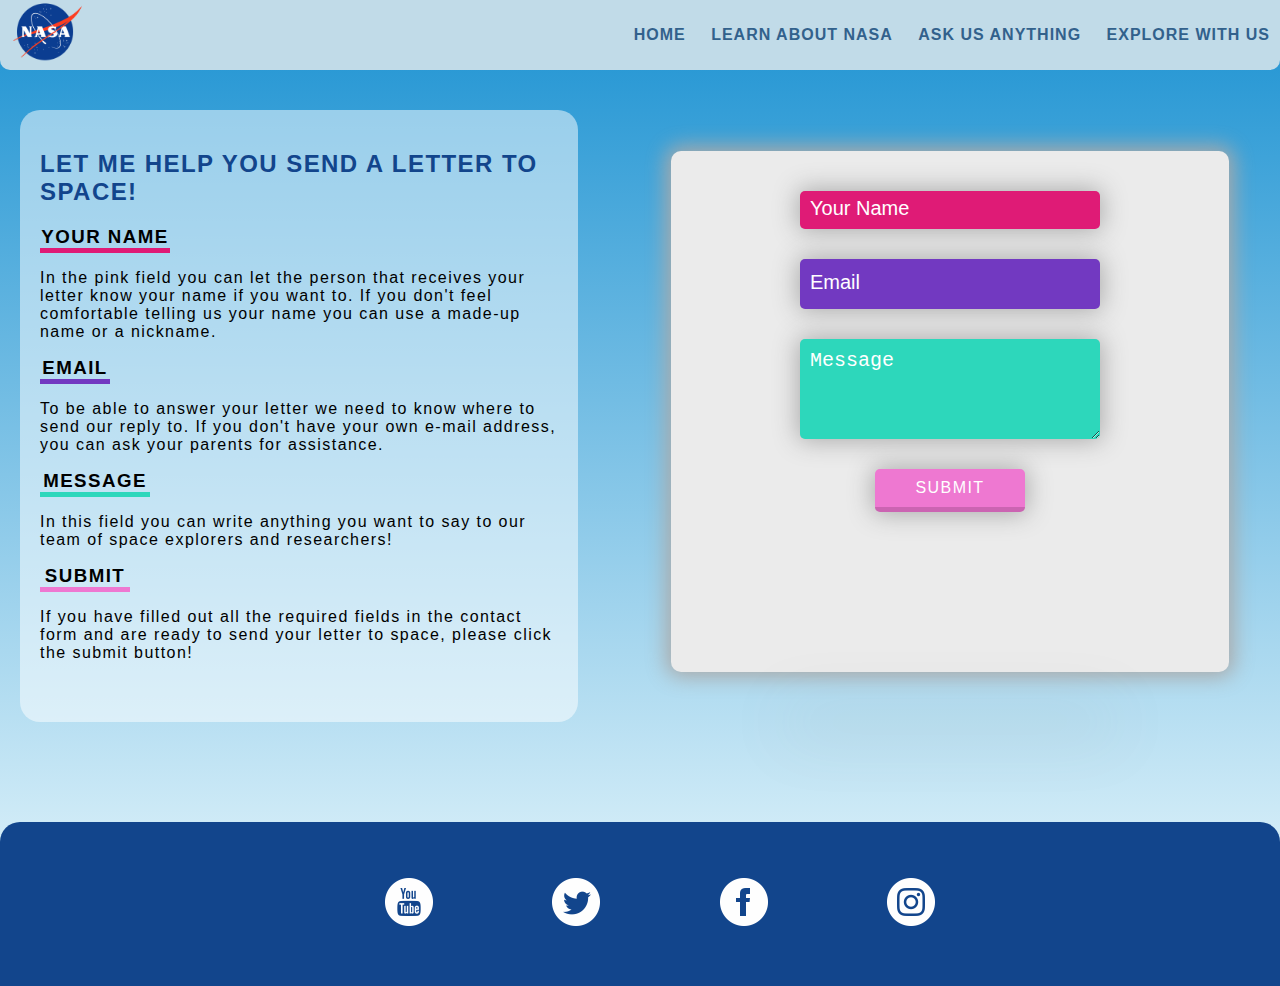
<file: Code/contact.html>
<!DOCTYPE html>
<html lang="en">
<head>
    <meta charset="UTF-8">
    <meta name="viewport" content="width=device-width, initial-scale=1.0">
    <meta http-equiv="X-UA-Compatible" content="ie=edge">
    <link rel="stylesheet" href="styleGlobal.css">
    <link rel="stylesheet" href="styleContact.css">
    <title>NASA FOR DUMMIES</title>
</head>
<body>
    <script src="scriptContact.js"></script>
    <script src="scriptNav.js"></script>

    <div class="nav_bar">
            <div class="logo_nav">
               <a href="index.html"> <img src="photos/nasalogo_small.png" alt="NASA Logo"></a>
               
                </div>
                <ul>
                    <li><a href="index.html">Home</a></li>
                    <li><a href="learn.html">Learn about NASA</a></li>
                    <li><a href="contact.html">Ask us anything</a></li>
                    <li><a href="explore.html">Explore with us</a></li>
                </ul>
                <div class="mobile_nav" onclick="openNav()"><img src="photos/nav_rocket.png" alt="rocket icon"></div>
            </div>

            <div id="myNav" class="overlay">
                    <a href="javascript:void(0)" class="closebtn" onclick="closeNav()">&times;</a>
                  
                    <div class="overlay-content">
                      <a href="index.html">Home</a>
                      <a href="learn.html">Learn About NASA</a>
                      <a href="contact.html">Ask Us Anything</a>
                      <a href="explore.html">Explore With Us</a>
                    </div>
                  </div>
    
        <div class="contact_wrapper">
    
        <div class="contact_info">
            <h2>Let me help you send a letter to space!</h2>
            <h3 class="name_info">Your Name</h3>
            <p>In the pink field you can let the person that receives your letter know your name if you want to. If you don't feel comfortable telling us your name you can use a made-up name or a nickname.</p>
            <h3 class="email_info">Email</h3>
            <p>To be able to answer your letter we need to know where to send our reply to. If you don't have your own e-mail address, you can ask your parents for assistance.</p>
            <h3 class="message_info">Message</h3>
            <p>In this field you can write anything you want to say to our team of space explorers and researchers!</p>
            <h3 class="submit_info">Submit</h3>
            <p>If you have filled out all the required fields in the contact form and are ready to send your letter to space, please click the submit button!</p>
        </div>
           
        <div class="wrapper">
            <form class="form">
              <input type="text" class="name entry " id="name_input" placeholder="Your Name"/>
              <span class="contact_error" id="error_name">This field can not be blank*</span>
              
              <input type="text" class="email entry" id="email_input" placeholder="Email"/>
              <span  class="contact_error" id="error_email">Please enter a valid email address*</span>
              <textarea class="message entry" id="message_input" placeholder="Message"></textarea>
              <span class="contact_error" id="error_message">This field can not be blank*</span> 
              
              <div class="submit entry" id="submitContact" onclick="validate()">Submit</div>
            </form>  

            <div class="shadow"></div>
          </div>
    
        </div>
    
        <div class="footer">
          <div class="social_links">
                  <ul>
                      <a href="https://www.youtube.com/user/NASAtelevision" target="_blank"><li><img src="photos/iconmonstr-youtube-4-48.png" alt="youtube icon"></li></a>
                      <a href="https://twitter.com/NASA" target="_blank"><li><img src="photos/iconmonstr-twitter-4-48.png" alt="twitter icon"></li></a>
                      <a href="https://www.facebook.com/NASA/" target="_blank"><li><img src="photos/iconmonstr-facebook-4-48.png" alt="facebook icon"></li></a>
                      <a href="https://www.youtube.com/user/NASAtelevision" target="_blank"><li><img src="photos/iconmonstr-instagram-14-48.png" alt="instagram icon"></li></a>
                  </ul>
          </div>
      </div>



</body>
</html>
</file>
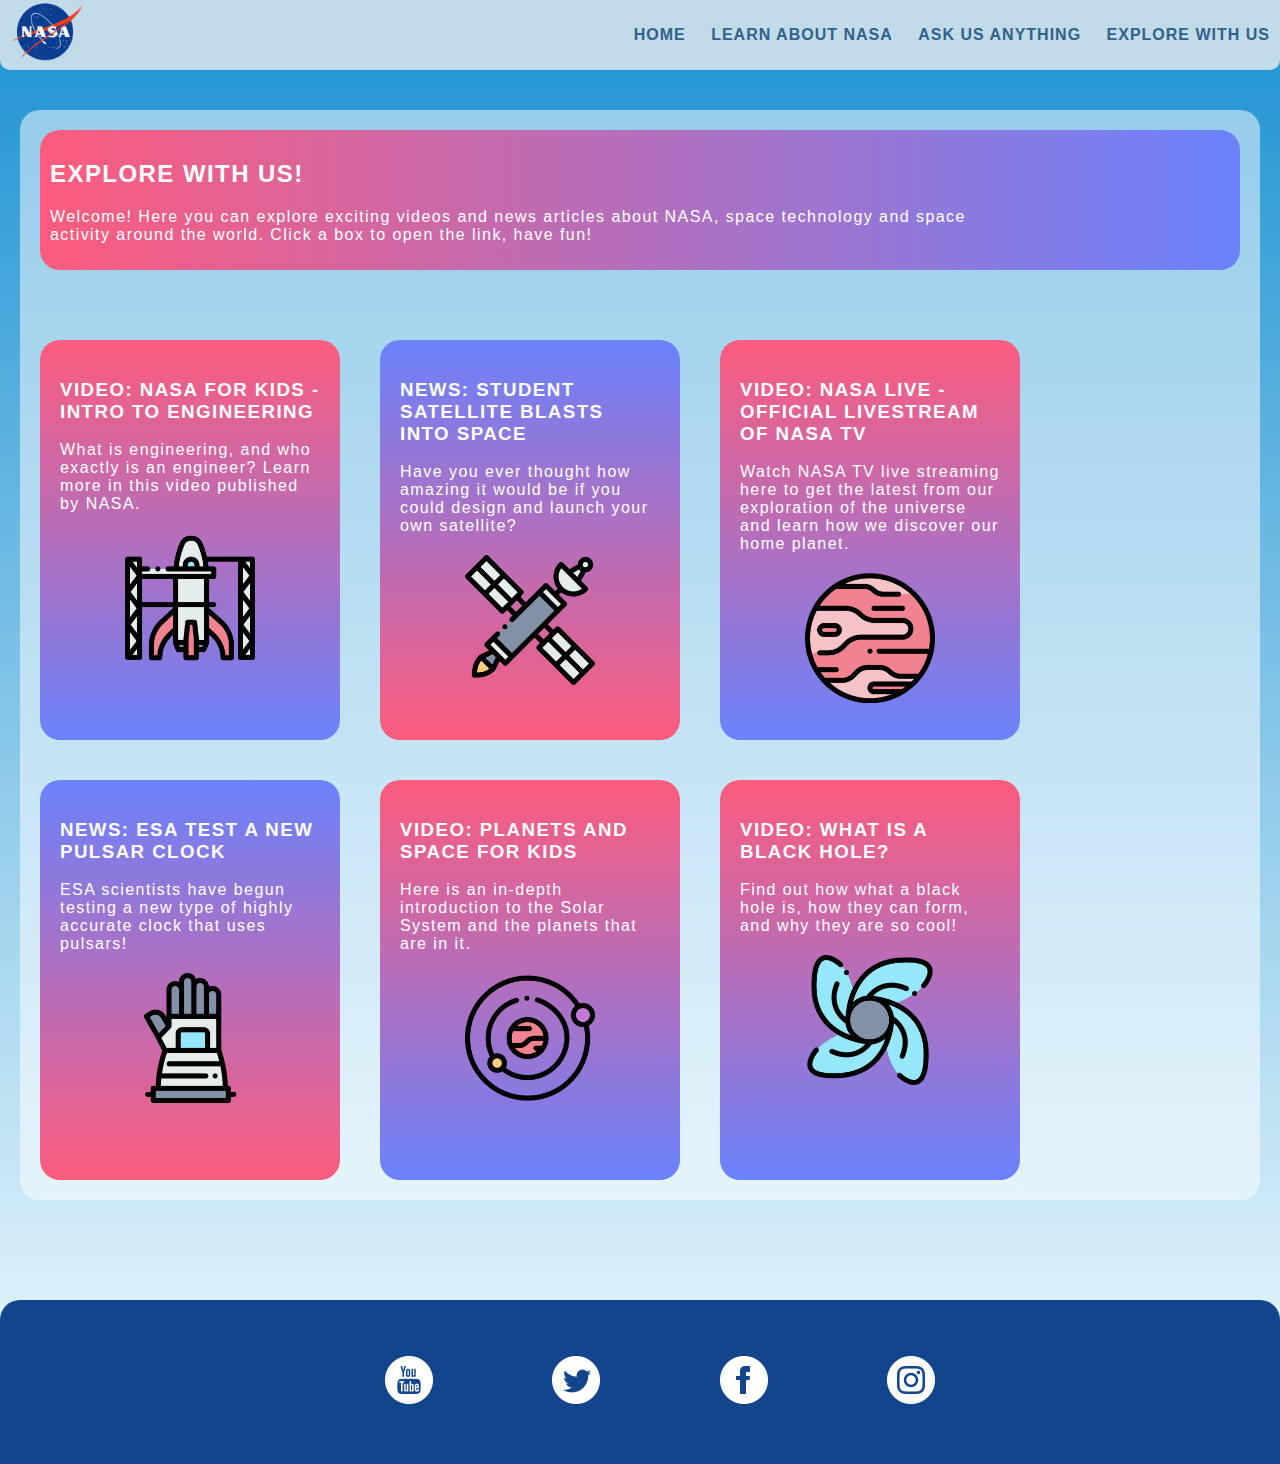
<file: Code/explore.html>
<!DOCTYPE html>
<html lang="en">
<head>
    <meta charset="UTF-8">
    <meta name="viewport" content="width=device-width, initial-scale=1.0">
    <meta http-equiv="X-UA-Compatible" content="ie=edge">
    <link rel="stylesheet" href="styleGlobal.css">
    <link rel="stylesheet" href="styleExplore.css">
    <title>NASA FOR DUMMIES</title>
</head>
<body>
    <script src="scriptNav.js"></script>

    <div class="nav_bar">
            <div class="logo_nav">
               <a href="index.html"> <img src="photos/nasalogo_small.png" alt="NASA Logo"></a>
                </div>
                <ul>
                    <li><a href="index.html">Home</a></li>
                    <li><a href="learn.html">Learn about NASA</a></li>
                    <li><a href="contact.html">Ask us anything</a></li>
                    <li><a href="explore.html"> Explore with us</a></li>
                </ul>
                <div class="mobile_nav" onclick="openNav()"><img src="photos/nav_rocket.png" alt="rocket icon"></div>
            </div>

            <div id="myNav" class="overlay">
                    <a href="javascript:void(0)" class="closebtn" onclick="closeNav()">&times;</a>
                  
                    <div class="overlay-content">
                      <a href="index.html">Home</a>
                      <a href="learn.html">Learn About NASA</a>
                      <a href="contact.html">Ask Us Anything</a>
                      <a href="explore.html">Explore With Us</a>
                    </div>
                  </div>

            <div class="explore_wrapper">
                <div class="explore_info">
                    <h2>Explore with us!</h2>
                    <p>Welcome! Here you can explore exciting videos and news articles about NASA, space technology and space activity around the world. Click a box to open the link, have fun!</p>
                </div>
                <div class="explore_links_section">

                    <a href="https://www.youtube.com/watch?v=1u-MiKDo2VI" target="_blank"><div class="explore_link explore_video">
                        <h3>Video: NASA for kids - intro to engineering</h3>
                        <p>What is engineering, and who exactly is an engineer? Learn more in this video published by NASA.</p>
                        <img src="photos/022-rocket.png" alt="rocket illustration">
                    </div></a>
                    <a href="https://www.esa.int/kids/en/news/Student_satellite_blasts_into_space" target="_blank"><div class="explore_link explore_news">
                            <h3>News: Student satellite blasts into space</h3>
                            <p>Have you ever thought how amazing it would be if you could design and launch your own satellite?</p>
                            <img src="photos/012-satellite.png" alt="satellite illustration">
                        </div></a>
                    <a href="https://www.youtube.com/watch?v=21X5lGlDOfg" target="_blank"><div class="explore_link explore_video">
                                <h3>Video: NASA Live - official livestream of nasa tv</h3>
                                <p>Watch NASA TV live streaming here to get the latest from our exploration of the universe and learn how we discover our home planet.</p>
                                <img src="photos/005-mars.png" alt="planet illustration">
                            </div></a>
                            <a href="https://www.esa.int/kids/en/news/ESA_test_a_new_pulsar_clock" target="_blank"><div class="explore_link explore_news">
                                    <h3>News: ESA test a new pulsar clock</h3>
                                    <p>ESA scientists have begun testing a new type of highly accurate clock that uses pulsars!</p>
                                    <img src="photos/031-glove.png" alt=" glove illustration">
                                </div></a>
                                <a href="https://www.youtube.com/watch?v=Qd6nLM2QlWw" target="_blank"><div class="explore_link explore_video">
                                        <h3>Video: Planets and Space for Kids</h3>
                                        <p>Here is an in-depth introduction to the Solar System and the planets that are in it.</p>
                                        <img src="photos/028-galaxy.png" alt="galaxy illustration">
                                    </div></a>
                                    <a href="https://www.youtube.com/watch?v=XnFSia31Pl0" target="_blank"><div class="explore_link explore_video">
                                            <h3>Video: What is a Black Hole?</h3>
                                            <p>Find out how what a black hole is, how they can form, and why they are so cool!</p>
                                            <img src="photos/036-blackhole.png" alt="blackhole illustration">
                                        </div></a>
                </div>
            </div>
    
    
            <div class="footer">
                <div class="social_links">
                        <ul>
                            <a href="https://www.youtube.com/user/NASAtelevision" target="_blank"><li><img src="photos/iconmonstr-youtube-4-48.png" alt="youtube icon"></li></a>
                            <a href="https://twitter.com/NASA" target="_blank"><li><img src="photos/iconmonstr-twitter-4-48.png" alt="twitter icon"></li></a>
                            <a href="https://www.facebook.com/NASA/" target="_blank"><li><img src="photos/iconmonstr-facebook-4-48.png" alt="facebook icon"></li></a>
                            <a href="https://www.youtube.com/user/NASAtelevision" target="_blank"><li><img src="photos/iconmonstr-instagram-14-48.png" alt="instagram icon"></li></a>
                        </ul>
                </div>
            </div>



</body>
</html>
</file>
<file: Code/styleGlobal.css>
* {
    box-sizing: border-box;
}

body {
    margin: 0px auto;
    max-width: 1920px;
    background: linear-gradient(to bottom, #1c92d2, #f2fcfe);
    background-repeat: no-repeat;
    letter-spacing: 0.09em;
    scroll-behavior: smooth;

}

.nav_bar {
    display: flex;
    justify-content: space-between;
    width: 100%;
    background-color:rgb(193, 219, 232);
    border-radius: 0px 0px 10px 10px;
}

.nav_bar img {
    width: 70%;
    min-width: 5%;
    margin-left: 10px;
}

.nav_bar ul li {
    list-style: none;
    display: inline-block;
    text-transform: uppercase;
    font-family: forma-djr-display, sans-serif;
    font-weight: 700;
    font-style: normal;
    letter-spacing: 1px;
    margin: 10px;
    margin-right: 10px;
}

.nav_bar ul li a {
    text-decoration: none;
    color: rgba(50,97,140,1);
    transition: 0.3s ease-in-out;
}

.nav_bar ul li a:hover {
    font-size: 1.2rem;
}

.footer {
    width: 100%;
    background-color: rgba(18,69,140,1);
    border-radius: 20px 20px 0px 0px;
    padding: 30px;
    margin-top: 100px;

}

.social_links ul {
    list-style: none;
    display: flex;
    justify-content: space-between;
}

.social_links a {
    margin: 10px;
    transition: all .2s ease-in-out;
}

.social_links a:hover {
    transform: scale(1.1);
}

.social_links {
    width: 50%;
    margin: 0 auto;
}

.mobile_nav {
    display: none;
}

#myNav {
    display: none;
}

/* tablet styling - small screens */

@media only screen and (max-width: 800px) {

    .nav_bar ul li {
        display: none;
    }

    .mobile_nav {
        display: block;
    }

    #myNav {
        display: block;
    }

    .mobile_nav img {
        width: 70%;
        margin-top: 13px;
        cursor: pointer;
    }

    .mobile_nav {
        color: rgba(18,69,140,1);
        font-family: djr-forma-display, sans-serif;
        font-size: 0.8rem;
        text-transform: uppercase;
    }

    .overlay {
        height: 100%;
        width: 0;
        position: fixed;
        z-index: 1;
        left: 0;
        top: 0;
        background-color: rgb(0,0,0);
        background-color: rgba(0,0,0, 0.9);
        overflow-x: hidden;
        transition: 0.5s;
      }
      
      .overlay-content {
        position: relative;
        top: 25%;
        width: 100%;
        text-align: center; 
        margin-top: 30px;
      }
      
      .overlay a {
        padding: 8px;
        text-decoration: none;
        font-size: 2.5rem;
        color: #818181;
        display: block; 
        transition: 0.3s;
        text-transform: uppercase;
        font-family: djr-forma-display, sans-serif;
      }
      
      .overlay a:hover, .overlay a:focus {
        color: #f1f1f1;
      }
      
      .overlay .closebtn {
        position: absolute;
        top: 20px;
        right: 45px;
        font-size: 60px;
      }

}

@media (max-width: 481px) {
    .overlay a {
        font-size: 1.4rem;
        margin: 30px;
    }

    .social_links {
        width: 100%;
    }
}
</file>
<file: Code/styleContact.css>
.contact_wrapper {
    display: grid;
    grid-template-columns: repeat(2,50%);
    margin: 20px;
}


/* This will center the form */
  .wrapper {
    width: 100%;
    height: 100%;
    margin: 5% auto 0 auto; 
    grid-column: 2/3;
  }

/* form animation starts */
  .form {
    background: #EBEBEB;
    text-align: center; 
    box-shadow: 0px 0px 20px 5px #AAA; 
    border-radius: 10px;  
    width: 90%; 
    min-height: 400px;
    max-height: 600px;
    margin: 30px auto 0 auto;
    padding: 10px 10px;  
    animation: bounce 2s infinite;
  }

.name { 
    background-color: #DF1B76;
    border-bottom: 5px solid #B2175F;
    color: white;
    font-size: 1rem;
    width:300px;
  }

  ::-webkit-input-placeholder{
      color: white;
      font-size: 20px;
  }
  .name:hover{
    background-color: #DF1B76;
    border-bottom: 5px solid #B2175F;
    height:50px;
    width:400px;
  }

  .email {
    background-color: #7239C1;  
    border-bottom: 5px solid #502789;
    font-size: 1rem;
    height:50px;
    width:300px;
    
  }
  .email:hover{
    background-color: #7239C1;  
    border-bottom: 5px solid #502789;
    height:50px;
    width:380px;
   
  }
  .message {   
    background-color: #2DD7BB;
    border-bottom: 5px solid rgb(195, 35, 17);
    overflow: hidden;
    height: 100px;  
    width:300px;
    font-size: 1rem;
  }

  .message:hover{
    background-color: #2DD7BB;
    border-bottom: 5px solid #2BB09A;
    height: 100px;
    width:370px;
  }

  .submit{
    border-radius:5px;
    padding:10px;
    background-color: #2DD7BB;  
    border: none;
    border-bottom: 5px solid #CB64B2; 
    transform: translateY(-120px); 

  }

  .submit:hover{
    border-bottom: 5px solid #CB64B2;  
    box-shadow: 15px 15px 15px 5px rgba(78, 72, 77, 0.219);
  }

  .entry{
    display: block;
    margin: 30px auto;
    padding: 10px;
    border-radius: 5px;
    border: none;
    transition: all 0.5s ease 0s;
    box-shadow: 0px 0px 25px 2px #AAA;  
  }

  /* Shadow to make it look like form is floating  */
  .shadow{
    box-shadow: 0px 0px 60px 5px #AAA;
    opacity: 0.5;
    border-radius: 100px;
    width: 50%; 
    margin: 50px auto 0 auto;
    padding: 0 20px;  
    animation: shadow 1.5s infinite;
  }
.submit{
    border-radius:5px;
    padding:10px;
    width:150px;
    color: white;
    background-color: #EE78D1;  
    border: none;
    border-bottom: 5px solid #CB64B2; 
    margin-top: 150px; 
    font-family: forma-djr-display, sans-serif;
    text-transform: uppercase;

  }



  @keyframes bounce{
    0%{
      
    }
    50%{
      transform: translate(0, 8px);
    }

  }
  @keyframes shadow{
    0%{
      
    }
    50%{
      opacity: 0.8;
      width: 50%;
    }
  }

  .contact_info {
      width: 90%;
      font-family: forma-djr-display, sans-serif;
      background-color: rgba(255,255,255,.5);
      border-radius: 20px;
      padding: 20px;
      margin-top: 20px;
  }

  .contact_info h2 {
      text-transform: uppercase;
      color: rgba(18,69,140,1);
  }

  .contact_info h3 {
      margin: 0;
  }

  .name_info {
      text-transform: uppercase;
      border-bottom: 5px solid #DF1B76;
      width: 130px;
      text-align: center;
  }

  .email_info {
      text-transform: uppercase;
      border-bottom: 5px solid #7239C1;
      width: 70px;
      text-align: center;
  }

  .message_info {
      text-transform: uppercase;
      border-bottom: 5px solid #2DD7BB;
      width: 110px;
      text-align: center;
  }

  .submit_info {
      text-transform: uppercase;
      border-bottom: 5px solid #EE78D1;
      width: 90px;
      text-align: center;
  }

  .contact_error {
      font-family: forma-djr-display, sans-serif;
      font-weight: 700;
  }

  #error_name {
      display: none;
  }

  #error_email {
      display: none;
  }

  #error_message {
      display: none;
  }

  @media only screen and (max-width: 800px) {

    .wrapper {
      grid-column: 1/3;
      grid-row: 1/2;
    }

    .contact_info {
      grid-column: 1/3;
      margin: 0 auto;
    }
  }

  @media (max-width: 481px) {
    .name, .email, .message {
      width: 250px;
    }

    .name:hover, .email:hover, .message:hover {
      width: 280px;
    }
  }
</file>
<file: Code/styleExplore.css>
.explore_wrapper {
    font-family: forma-djr-display, sans-serif;
    margin: 20px;
    display: grid;
    grid-template-columns: repeat(3,33.33%);
    margin-top: 40px;
    background-color: rgba(255,255,255,.5);
    border-radius: 20px;

}

.explore_info {
    background-image: linear-gradient(to right, #FC5C7D, #6A82FB);
    padding: 10px;
    border-radius: 20px; 
    color: white;
    grid-column: 1/4;
    margin: 20px;
}

.explore_info p {
    width: 80%;
}

.explore_info h2 {
    text-transform: uppercase;
}

.explore_video {
    background-image: linear-gradient(to bottom, #FC5C7D, #6A82FB);
}

.explore_news {
    background-image: linear-gradient(to bottom, #6A82FB,#FC5C7D);
}

.explore_links_section {
    grid-column: 1/4;
    display: flex;
    flex-wrap: wrap;
    margin-top: 30px;
    width: 100%;
}

.explore_link {
    color: white;
    border-radius: 20px;
    width: 300px;
    height: 400px;
    padding: 20px;
    margin: 20px;
    transition: all 0.2s ease-in-out;
}

.explore_link h3 {
    text-transform: uppercase;
}

.explore_link:hover {
    transform: scale(1.1);
}

.explore_link img {
    width: 50%;
    margin-top: 20px;
    margin-left: auto;
    margin-right: auto;
    display: block;
}

.explore_wrapper a {
    text-decoration: none;
}
</file>
